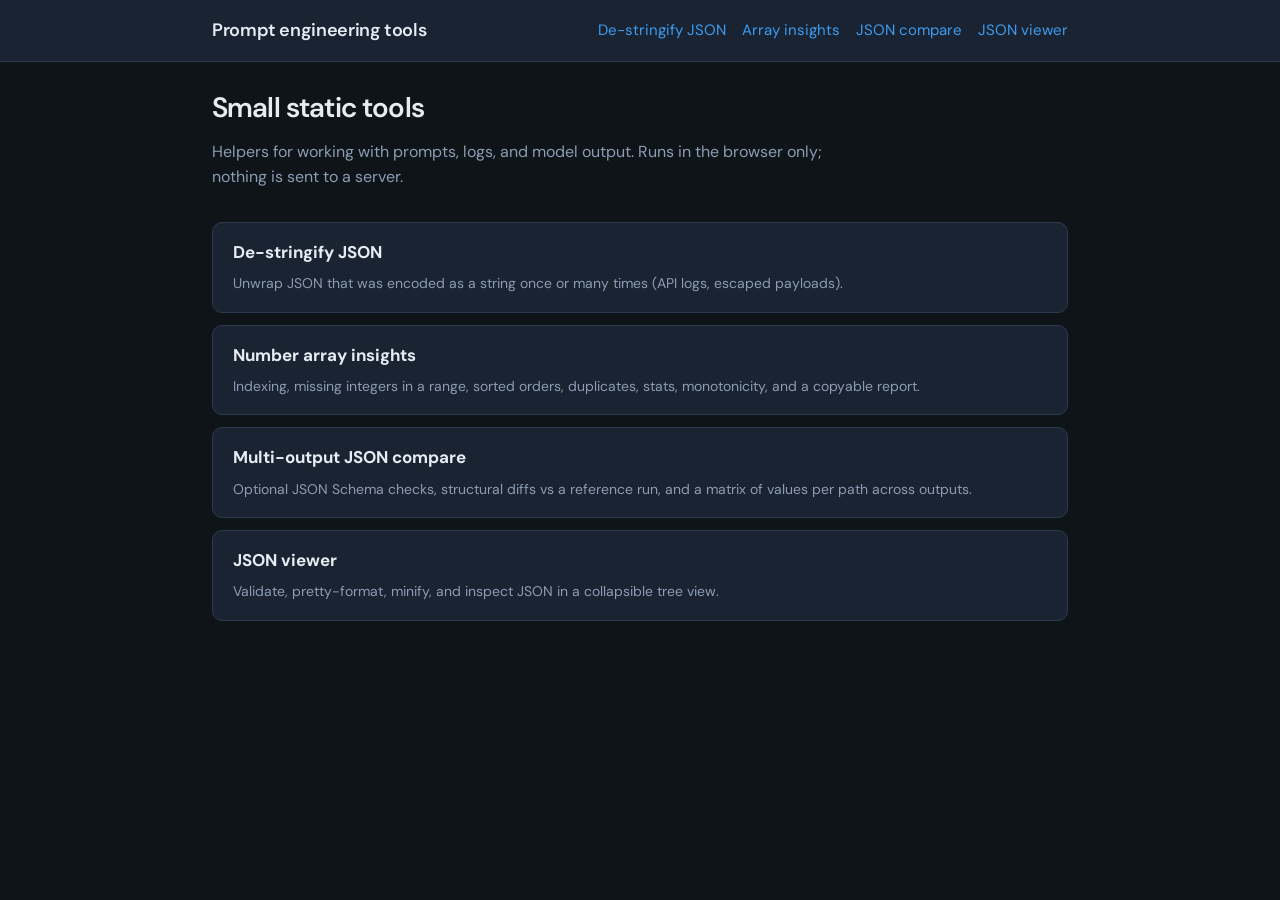
<file: index.html>
<!DOCTYPE html>
<html lang="en">
  <head>
    <meta charset="utf-8" />
    <meta name="viewport" content="width=device-width, initial-scale=1" />
    <title>Prompt engineering tools</title>
    <link rel="preconnect" href="https://fonts.googleapis.com" />
    <link rel="preconnect" href="https://fonts.gstatic.com" crossorigin />
    <link
      href="https://fonts.googleapis.com/css2?family=DM+Sans:ital,opsz,wght@0,9..40,400;0,9..40,600;1,9..40,400&family=JetBrains+Mono:wght@400;500&display=swap"
      rel="stylesheet"
    />
    <link rel="stylesheet" href="assets/styles.css" />
  </head>
  <body>
    <header class="site-header">
      <div class="site-header__inner">
        <p class="site-title"><a href="./">Prompt engineering tools</a></p>
        <nav class="nav-tools" aria-label="Tools">
          <a href="tools/de-stringify-json.html">De-stringify JSON</a>
          <a href="tools/array-insights.html">Array insights</a>
          <a href="tools/json-outputs-compare.html">JSON compare</a>
          <a href="tools/json-viewer.html">JSON viewer</a>
        </nav>
      </div>
    </header>
    <main>
      <div class="hero">
        <h1>Small static tools</h1>
        <p>
          Helpers for working with prompts, logs, and model output. Runs in the
          browser only; nothing is sent to a server.
        </p>
      </div>
      <ul class="tool-list">
        <li>
          <a class="tool-card" href="tools/de-stringify-json.html">
            <strong>De-stringify JSON</strong>
            <span
              >Unwrap JSON that was encoded as a string once or many times (API
              logs, escaped payloads).</span
            >
          </a>
        </li>
        <li>
          <a class="tool-card" href="tools/array-insights.html">
            <strong>Number array insights</strong>
            <span
              >Indexing, missing integers in a range, sorted orders, duplicates, stats,
              monotonicity, and a copyable report.</span
            >
          </a>
        </li>
        <li>
          <a class="tool-card" href="tools/json-outputs-compare.html">
            <strong>Multi-output JSON compare</strong>
            <span
              >Optional JSON Schema checks, structural diffs vs a reference run, and a
              matrix of values per path across outputs.</span
            >
          </a>
        </li>
        <li>
          <a class="tool-card" href="tools/json-viewer.html">
            <strong>JSON viewer</strong>
            <span
              >Validate, pretty-format, minify, and inspect JSON in a collapsible tree
              view.</span
            >
          </a>
        </li>
      </ul>
    </main>
  </body>
</html>
</file>
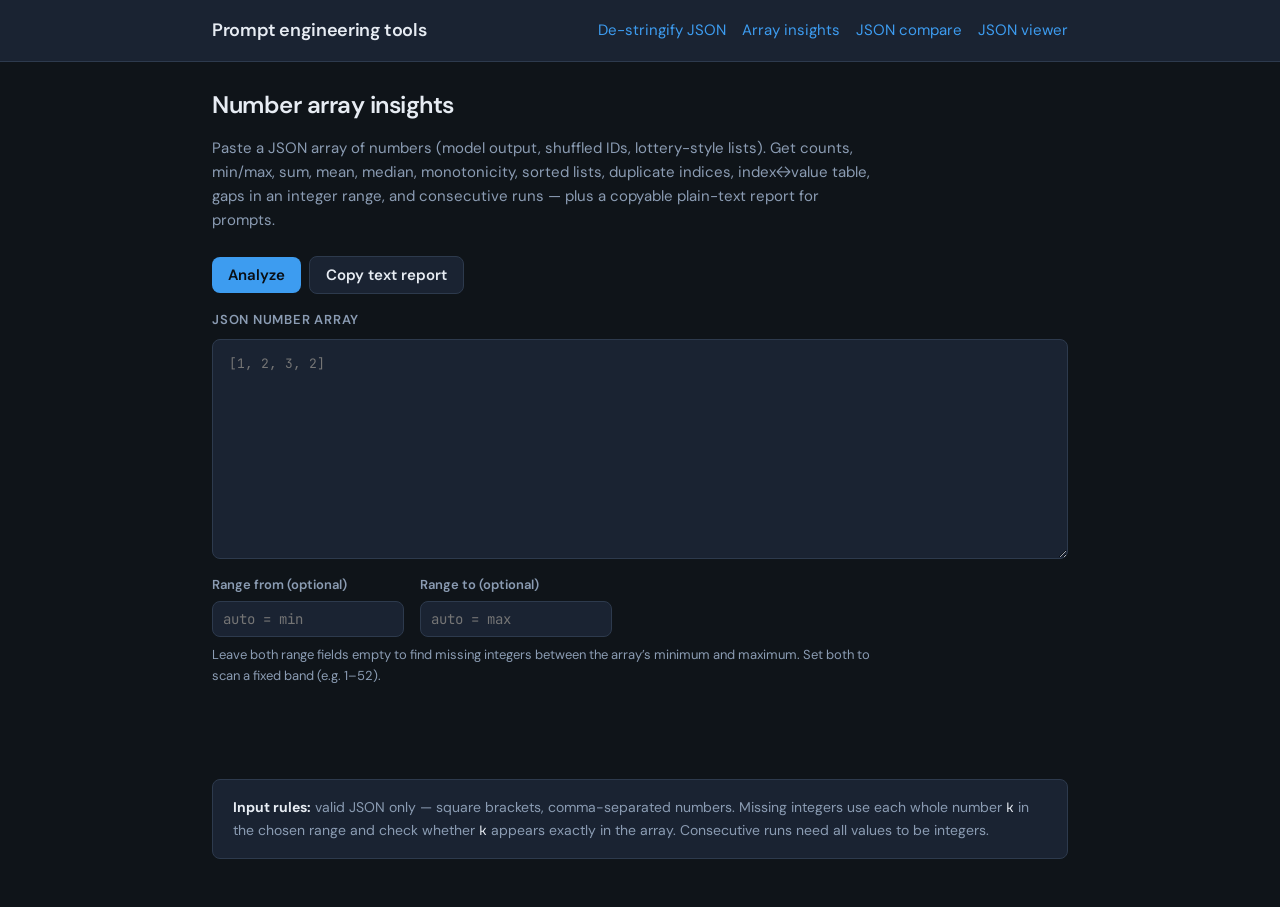
<file: tools/array-insights.html>
<!DOCTYPE html>
<html lang="en">
  <head>
    <meta charset="utf-8" />
    <meta name="viewport" content="width=device-width, initial-scale=1" />
    <title>Number array insights — Prompt engineering tools</title>
    <link rel="preconnect" href="https://fonts.googleapis.com" />
    <link rel="preconnect" href="https://fonts.gstatic.com" crossorigin />
    <link
      href="https://fonts.googleapis.com/css2?family=DM+Sans:ital,opsz,wght@0,9..40,400;0,9..40,600;1,9..40,400&family=JetBrains+Mono:wght@400;500&display=swap"
      rel="stylesheet"
    />
    <link rel="stylesheet" href="../assets/styles.css" />
  </head>
  <body>
    <header class="site-header">
      <div class="site-header__inner">
        <p class="site-title"><a href="../">Prompt engineering tools</a></p>
        <nav class="nav-tools" aria-label="Tools">
          <a href="./de-stringify-json.html">De-stringify JSON</a>
          <a href="./array-insights.html" aria-current="page">Array insights</a>
          <a href="./json-outputs-compare.html">JSON compare</a>
          <a href="./json-viewer.html">JSON viewer</a>
        </nav>
      </div>
    </header>
    <main class="tool-page">
      <h1>Number array insights</h1>
      <p class="lede">
        Paste a JSON array of numbers (model output, shuffled IDs, lottery-style lists). Get
        counts, min/max, sum, mean, median, monotonicity, sorted lists, duplicate indices,
        index↔value table, gaps in an integer range, and consecutive runs — plus a
        copyable plain-text report for prompts.
      </p>
      <div class="toolbar">
        <button type="button" id="run">Analyze</button>
        <button type="button" id="copy" class="secondary">Copy text report</button>
      </div>
      <div class="panel" style="margin-bottom: 1rem">
        <label for="input">JSON number array</label>
        <textarea
          id="input"
          spellcheck="false"
          placeholder="[1, 2, 3, 2]"
          rows="8"
        ></textarea>
      </div>
      <div class="range-row">
        <div class="field-inline">
          <label for="rangeFrom">Range from (optional)</label>
          <input type="number" id="rangeFrom" step="1" placeholder="auto = min" />
        </div>
        <div class="field-inline">
          <label for="rangeTo">Range to (optional)</label>
          <input type="number" id="rangeTo" step="1" placeholder="auto = max" />
        </div>
      </div>
      <p class="field-hint">
        Leave both range fields empty to find missing integers between the array’s minimum
        and maximum. Set both to scan a fixed band (e.g. 1–52).
      </p>
      <p id="status" class="status" role="status"></p>
      <div id="report" class="report" hidden></div>
      <div class="hint">
        <strong style="color: var(--text)">Input rules:</strong> valid JSON only — square
        brackets, comma-separated numbers. Missing integers use each whole number
        <code>k</code> in the chosen range and check whether <code>k</code> appears
        exactly in the array. Consecutive runs need all values to be integers.
      </div>
    </main>
    <script src="../assets/array-insights.js" type="module"></script>
  </body>
</html>
</file>
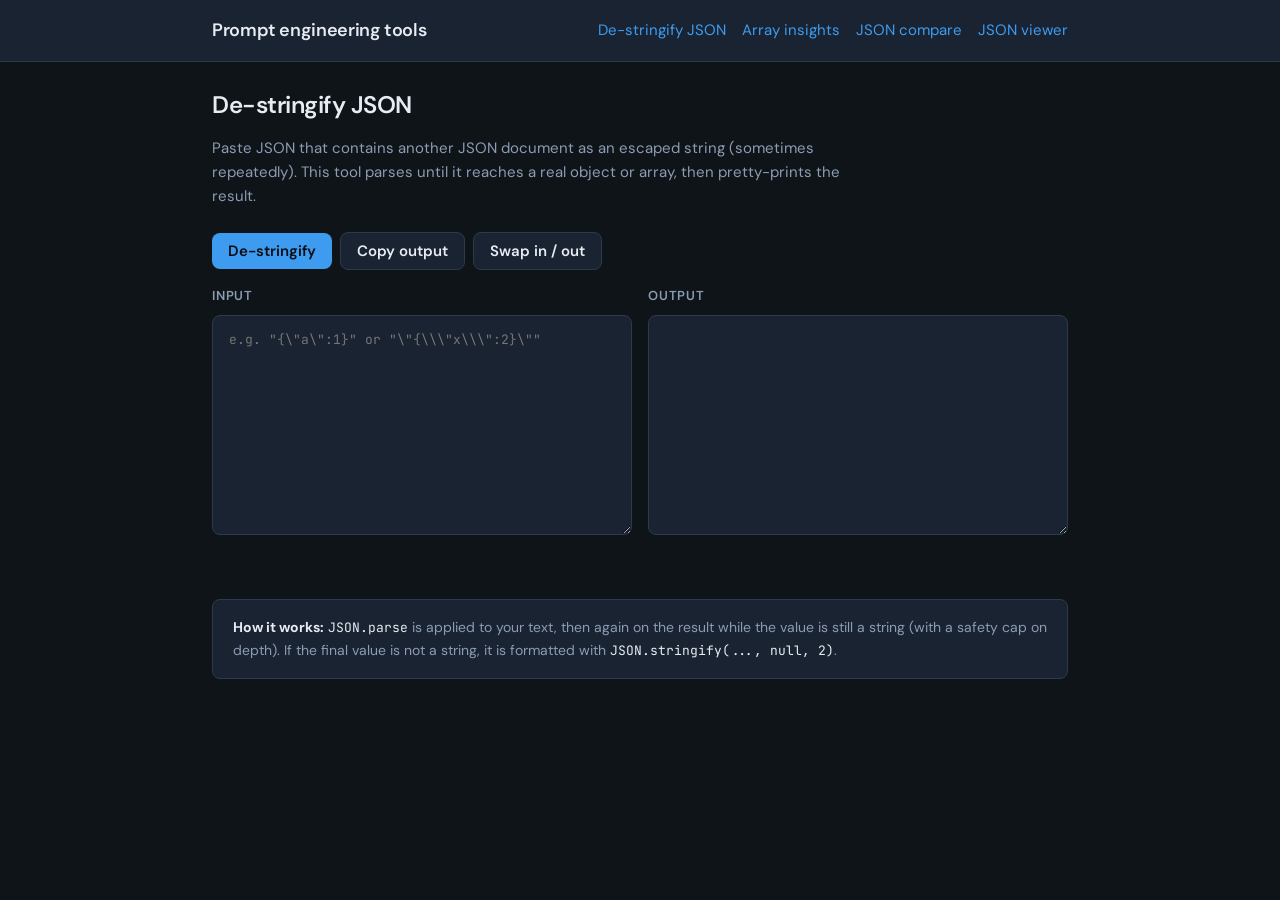
<file: tools/de-stringify-json.html>
<!DOCTYPE html>
<html lang="en">
  <head>
    <meta charset="utf-8" />
    <meta name="viewport" content="width=device-width, initial-scale=1" />
    <title>De-stringify JSON — Prompt engineering tools</title>
    <link rel="preconnect" href="https://fonts.googleapis.com" />
    <link rel="preconnect" href="https://fonts.gstatic.com" crossorigin />
    <link
      href="https://fonts.googleapis.com/css2?family=DM+Sans:ital,opsz,wght@0,9..40,400;0,9..40,600;1,9..40,400&family=JetBrains+Mono:wght@400;500&display=swap"
      rel="stylesheet"
    />
    <link rel="stylesheet" href="../assets/styles.css" />
  </head>
  <body>
    <header class="site-header">
      <div class="site-header__inner">
        <p class="site-title"><a href="../">Prompt engineering tools</a></p>
        <nav class="nav-tools" aria-label="Tools">
          <a href="./de-stringify-json.html" aria-current="page">De-stringify JSON</a>
          <a href="./array-insights.html">Array insights</a>
          <a href="./json-outputs-compare.html">JSON compare</a>
          <a href="./json-viewer.html">JSON viewer</a>
        </nav>
      </div>
    </header>
    <main class="tool-page">
      <h1>De-stringify JSON</h1>
      <p class="lede">
        Paste JSON that contains another JSON document as an escaped string (sometimes
        repeatedly). This tool parses until it reaches a real object or array, then
        pretty-prints the result.
      </p>
      <div class="toolbar">
        <button type="button" id="run">De-stringify</button>
        <button type="button" id="copy" class="secondary">Copy output</button>
        <button type="button" id="swap" class="secondary">Swap in / out</button>
      </div>
      <div class="panels">
        <div class="panel">
          <label for="input">Input</label>
          <textarea
            id="input"
            spellcheck="false"
            placeholder='e.g. "{\"a\":1}" or "\"{\\\"x\\\":2}\""'
          ></textarea>
        </div>
        <div class="panel">
          <label for="output">Output</label>
          <textarea id="output" readonly spellcheck="false" aria-live="polite"></textarea>
        </div>
      </div>
      <p id="status" class="status" role="status"></p>
      <div class="hint">
        <strong style="color: var(--text)">How it works:</strong>
        <code>JSON.parse</code> is applied to your text, then again on the result while
        the value is still a string (with a safety cap on depth). If the final value is
        not a string, it is formatted with <code>JSON.stringify(..., null, 2)</code>.
      </div>
    </main>
    <script src="../assets/de-stringify-json.js" type="module"></script>
  </body>
</html>
</file>
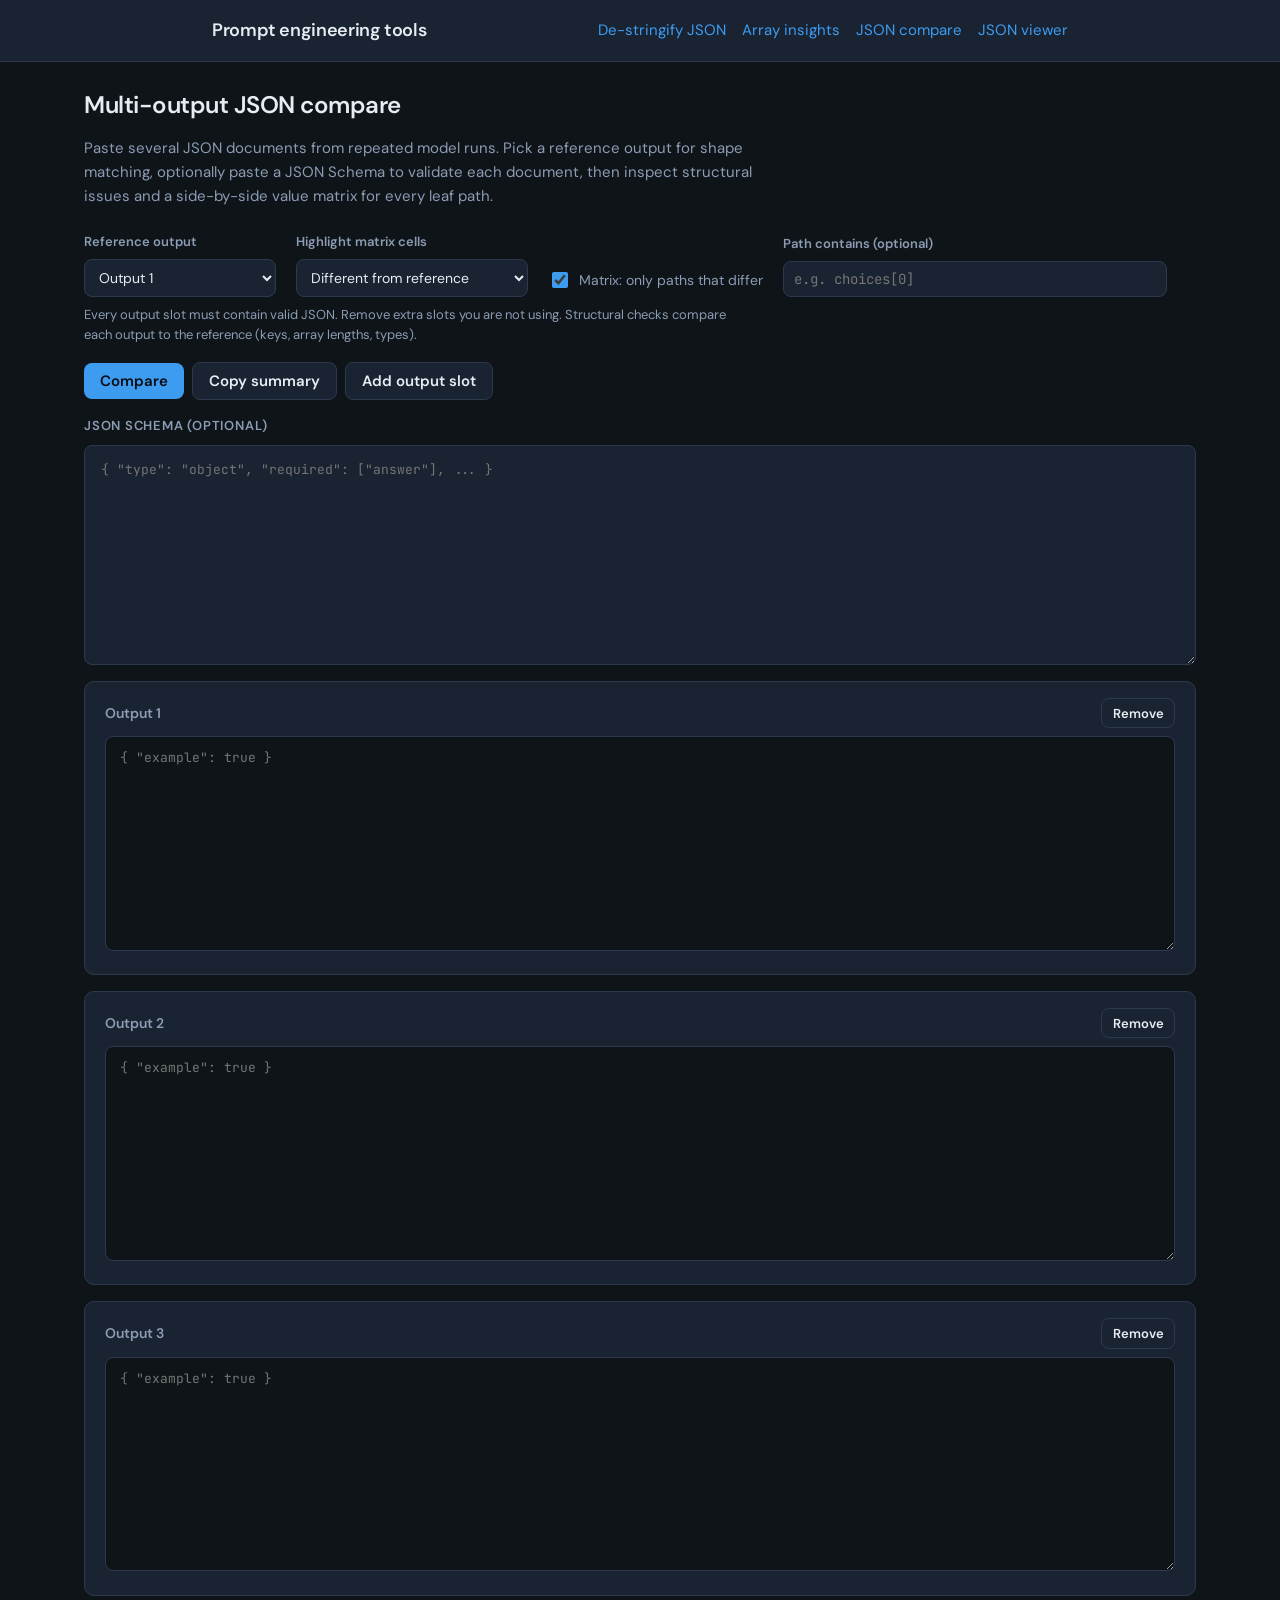
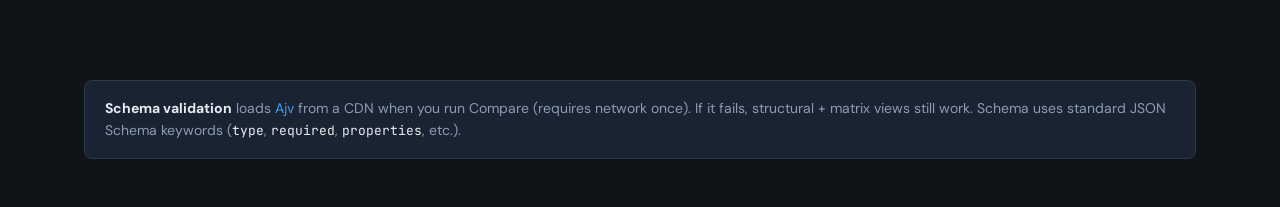
<file: tools/json-outputs-compare.html>
<!DOCTYPE html>
<html lang="en">
  <head>
    <meta charset="utf-8" />
    <meta name="viewport" content="width=device-width, initial-scale=1" />
    <title>Multi-output JSON compare — Prompt engineering tools</title>
    <link rel="preconnect" href="https://fonts.googleapis.com" />
    <link rel="preconnect" href="https://fonts.gstatic.com" crossorigin />
    <link
      href="https://fonts.googleapis.com/css2?family=DM+Sans:ital,opsz,wght@0,9..40,400;0,9..40,600;1,9..40,400&family=JetBrains+Mono:wght@400;500&display=swap"
      rel="stylesheet"
    />
    <link rel="stylesheet" href="../assets/styles.css" />
  </head>
  <body>
    <header class="site-header">
      <div class="site-header__inner">
        <p class="site-title"><a href="../">Prompt engineering tools</a></p>
        <nav class="nav-tools" aria-label="Tools">
          <a href="./de-stringify-json.html">De-stringify JSON</a>
          <a href="./array-insights.html">Array insights</a>
          <a href="./json-outputs-compare.html" aria-current="page">JSON compare</a>
          <a href="./json-viewer.html">JSON viewer</a>
        </nav>
      </div>
    </header>
    <main class="tool-page tool-page--wide">
      <h1>Multi-output JSON compare</h1>
      <p class="lede">
        Paste several JSON documents from repeated model runs. Pick a reference output for
        shape matching, optionally paste a JSON Schema to validate each document, then
        inspect structural issues and a side-by-side value matrix for every leaf path.
      </p>

      <div class="compare-controls">
        <div class="field-inline compare-field">
          <label for="reference">Reference output</label>
          <select id="reference" aria-describedby="ref-hint"></select>
        </div>
        <div class="field-inline compare-field">
          <label for="highlightMode">Highlight matrix cells</label>
          <select id="highlightMode">
            <option value="ref">Different from reference</option>
            <option value="row">Different from output 1 in row</option>
          </select>
        </div>
        <div class="checkbox-inline">
          <input type="checkbox" id="filterDiff" checked />
          <label for="filterDiff">Matrix: only paths that differ</label>
        </div>
        <div class="field-inline compare-field compare-field--grow">
          <label for="pathFilter">Path contains (optional)</label>
          <input type="text" id="pathFilter" placeholder="e.g. choices[0]" autocomplete="off" />
        </div>
      </div>
      <p id="ref-hint" class="field-hint" style="margin-top: 0">
        Every output slot must contain valid JSON. Remove extra slots you are not using.
        Structural checks compare each output to the reference (keys, array lengths, types).
      </p>

      <div class="toolbar">
        <button type="button" id="run">Compare</button>
        <button type="button" id="copy" class="secondary">Copy summary</button>
        <button type="button" id="add-output" class="secondary">Add output slot</button>
      </div>

      <div class="panel" style="margin-bottom: 1rem">
        <label for="schema">JSON Schema (optional)</label>
        <textarea id="schema" spellcheck="false" rows="6" placeholder='{ "type": "object", "required": ["answer"], ... }'></textarea>
      </div>

      <div id="output-list" class="output-list"></div>

      <p id="status" class="status" role="status"></p>
      <div id="report" class="report" hidden></div>

      <div class="hint">
        <strong style="color: var(--text)">Schema validation</strong> loads
        <a href="https://ajv.js.org/">Ajv</a> from a CDN when you run Compare (requires
        network once). If it fails, structural + matrix views still work. Schema uses
        standard JSON Schema keywords (<code>type</code>, <code>required</code>,
        <code>properties</code>, etc.).
      </div>
    </main>
    <script src="../assets/json-outputs-compare.js" type="module"></script>
  </body>
</html>
</file>
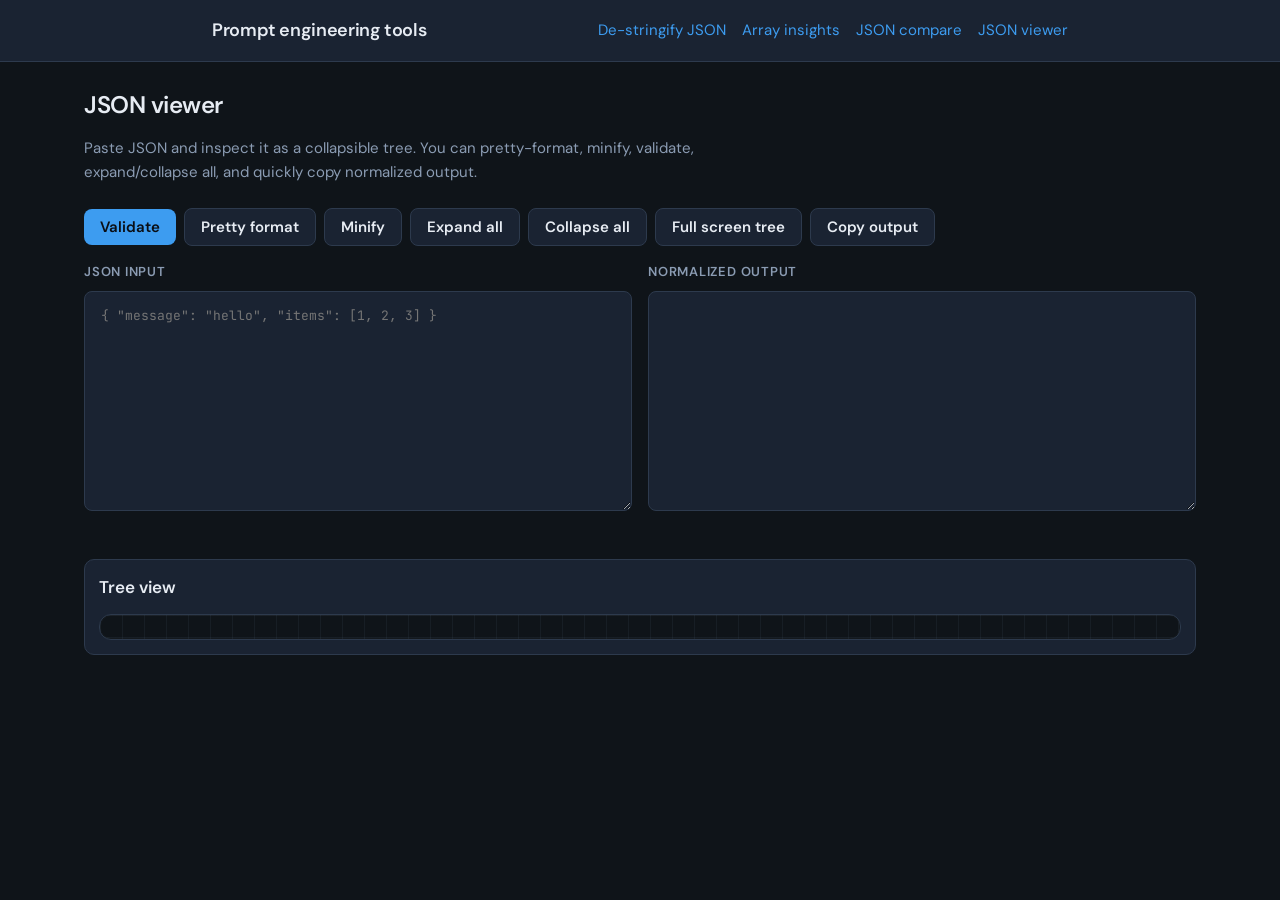
<file: tools/json-viewer.html>
<!DOCTYPE html>
<html lang="en">
  <head>
    <meta charset="utf-8" />
    <meta name="viewport" content="width=device-width, initial-scale=1" />
    <title>JSON viewer — Prompt engineering tools</title>
    <link rel="preconnect" href="https://fonts.googleapis.com" />
    <link rel="preconnect" href="https://fonts.gstatic.com" crossorigin />
    <link
      href="https://fonts.googleapis.com/css2?family=DM+Sans:ital,opsz,wght@0,9..40,400;0,9..40,600;1,9..40,400&family=JetBrains+Mono:wght@400;500&display=swap"
      rel="stylesheet"
    />
    <link rel="stylesheet" href="../assets/styles.css" />
  </head>
  <body>
    <header class="site-header">
      <div class="site-header__inner">
        <p class="site-title"><a href="../">Prompt engineering tools</a></p>
        <nav class="nav-tools" aria-label="Tools">
          <a href="./de-stringify-json.html">De-stringify JSON</a>
          <a href="./array-insights.html">Array insights</a>
          <a href="./json-outputs-compare.html">JSON compare</a>
          <a href="./json-viewer.html" aria-current="page">JSON viewer</a>
        </nav>
      </div>
    </header>
    <main class="tool-page tool-page--wide">
      <h1>JSON viewer</h1>
      <p class="lede">
        Paste JSON and inspect it as a collapsible tree. You can pretty-format,
        minify, validate, expand/collapse all, and quickly copy normalized output.
      </p>
      <div class="toolbar">
        <button type="button" id="validate">Validate</button>
        <button type="button" id="format" class="secondary">Pretty format</button>
        <button type="button" id="minify" class="secondary">Minify</button>
        <button type="button" id="expand" class="secondary">Expand all</button>
        <button type="button" id="collapse" class="secondary">Collapse all</button>
        <button type="button" id="fullscreen" class="secondary">Full screen tree</button>
        <button type="button" id="copy" class="secondary">Copy output</button>
      </div>
      <div class="panels">
        <div class="panel">
          <label for="input">JSON input</label>
          <textarea
            id="input"
            spellcheck="false"
            placeholder='{ "message": "hello", "items": [1, 2, 3] }'
          ></textarea>
        </div>
        <div class="panel">
          <label for="normalized">Normalized output</label>
          <textarea id="normalized" readonly spellcheck="false"></textarea>
        </div>
      </div>
      <p id="status" class="status" role="status"></p>
      <section class="report-block viewer-block" id="tree-panel">
        <h2>Tree view</h2>
        <div id="tree" class="json-tree" aria-live="polite"></div>
      </section>
    </main>
    <script src="../assets/json-viewer.js" type="module"></script>
  </body>
</html>
</file>
<file: assets/styles.css>
:root {
  --bg: #0f1419;
  --surface: #1a2332;
  --border: #2d3a4d;
  --text: #e7ecf3;
  --muted: #8b9cb3;
  --accent: #3d9cf0;
  --accent-hover: #5eb0f5;
  --error: #f07178;
  --success: #7fd99a;
  --font: "DM Sans", system-ui, sans-serif;
  --mono: "JetBrains Mono", "Consolas", monospace;
}

*,
*::before,
*::after {
  box-sizing: border-box;
}

html {
  font-size: 16px;
  -webkit-font-smoothing: antialiased;
}

body {
  margin: 0;
  min-height: 100vh;
  font-family: var(--font);
  background: var(--bg);
  color: var(--text);
  line-height: 1.6;
}

a {
  color: var(--accent);
  text-decoration: none;
}

a:hover {
  color: var(--accent-hover);
  text-decoration: underline;
}

.site-header {
  border-bottom: 1px solid var(--border);
  background: var(--surface);
}

.site-header__inner {
  max-width: 56rem;
  margin: 0 auto;
  padding: 1rem 1.25rem;
  display: flex;
  align-items: center;
  justify-content: space-between;
  gap: 1rem;
  flex-wrap: wrap;
}

.site-title {
  margin: 0;
  font-size: 1.125rem;
  font-weight: 600;
  letter-spacing: -0.02em;
}

.site-title a {
  color: var(--text);
  text-decoration: none;
}

.site-title a:hover {
  color: var(--accent);
}

.nav-tools {
  display: flex;
  gap: 1rem;
  font-size: 0.9375rem;
}

main {
  max-width: 56rem;
  margin: 0 auto;
  padding: 1.5rem 1.25rem 3rem;
}

.hero {
  margin-bottom: 2rem;
}

.hero h1 {
  margin: 0 0 0.5rem;
  font-size: 1.75rem;
  font-weight: 600;
  letter-spacing: -0.03em;
}

.hero p {
  margin: 0;
  color: var(--muted);
  max-width: 40rem;
}

.tool-list {
  list-style: none;
  margin: 0;
  padding: 0;
  display: grid;
  gap: 0.75rem;
}

.tool-card {
  display: block;
  padding: 1rem 1.25rem;
  background: var(--surface);
  border: 1px solid var(--border);
  border-radius: 10px;
  color: var(--text);
  text-decoration: none;
  transition: border-color 0.15s ease, background 0.15s ease;
}

.tool-card:hover {
  border-color: var(--accent);
  background: #1f2a3d;
  text-decoration: none;
  color: var(--text);
}

.tool-card strong {
  display: block;
  font-size: 1.0625rem;
  margin-bottom: 0.25rem;
}

.tool-card span {
  font-size: 0.875rem;
  color: var(--muted);
}

.tool-page h1 {
  margin: 0 0 0.75rem;
  font-size: 1.5rem;
  font-weight: 600;
  letter-spacing: -0.02em;
}

.lede {
  margin: 0 0 1.5rem;
  color: var(--muted);
  font-size: 0.9375rem;
  max-width: 42rem;
}

.panels {
  display: grid;
  gap: 1rem;
}

@media (min-width: 768px) {
  .panels {
    grid-template-columns: 1fr 1fr;
  }
}

.panel {
  display: flex;
  flex-direction: column;
  gap: 0.5rem;
}

.panel label {
  font-size: 0.8125rem;
  font-weight: 600;
  text-transform: uppercase;
  letter-spacing: 0.06em;
  color: var(--muted);
}

textarea {
  width: 100%;
  min-height: 220px;
  padding: 0.875rem 1rem;
  font-family: var(--mono);
  font-size: 0.8125rem;
  line-height: 1.5;
  color: var(--text);
  background: var(--surface);
  border: 1px solid var(--border);
  border-radius: 8px;
  resize: vertical;
}

textarea:focus {
  outline: none;
  border-color: var(--accent);
  box-shadow: 0 0 0 2px rgba(61, 156, 240, 0.2);
}

.toolbar {
  display: flex;
  flex-wrap: wrap;
  gap: 0.5rem;
  align-items: center;
  margin-bottom: 1rem;
}

button {
  font-family: var(--font);
  font-size: 0.9375rem;
  font-weight: 600;
  padding: 0.5rem 1rem;
  border-radius: 8px;
  border: none;
  cursor: pointer;
  background: var(--accent);
  color: #0a0e14;
}

button:hover {
  background: var(--accent-hover);
}

button.secondary {
  background: var(--surface);
  color: var(--text);
  border: 1px solid var(--border);
}

button.secondary:hover {
  border-color: var(--muted);
  background: #243044;
}

.status {
  min-height: 1.5rem;
  font-size: 0.875rem;
  margin-top: 0.5rem;
}

.status--ok {
  color: var(--success);
}

.status--err {
  color: var(--error);
}

.hint {
  margin-top: 2rem;
  padding: 1rem 1.25rem;
  background: var(--surface);
  border: 1px solid var(--border);
  border-radius: 8px;
  font-size: 0.875rem;
  color: var(--muted);
}

.hint code {
  font-family: var(--mono);
  font-size: 0.8125rem;
  color: var(--text);
}

.range-row {
  display: flex;
  flex-wrap: wrap;
  gap: 1rem;
  margin-bottom: 0.5rem;
}

.field-inline {
  display: flex;
  flex-direction: column;
  gap: 0.35rem;
  min-width: 10rem;
}

.field-inline label {
  font-size: 0.8125rem;
  font-weight: 600;
  color: var(--muted);
}

.field-inline input[type="number"] {
  font-family: var(--mono);
  font-size: 0.875rem;
  padding: 0.5rem 0.65rem;
  border-radius: 8px;
  border: 1px solid var(--border);
  background: var(--surface);
  color: var(--text);
  max-width: 12rem;
}

.field-inline input[type="number"]:focus {
  outline: none;
  border-color: var(--accent);
  box-shadow: 0 0 0 2px rgba(61, 156, 240, 0.2);
}

.field-hint {
  margin: 0 0 1rem;
  font-size: 0.8125rem;
  color: var(--muted);
  max-width: 42rem;
}

.report {
  margin-top: 1.25rem;
  display: flex;
  flex-direction: column;
  gap: 1.25rem;
}

.report-block {
  padding: 1rem 1.25rem;
  background: var(--surface);
  border: 1px solid var(--border);
  border-radius: 10px;
}

.report-block h2 {
  margin: 0 0 0.75rem;
  font-size: 1.0625rem;
  font-weight: 600;
}

.report-h3 {
  margin: 1rem 0 0.4rem;
  font-size: 0.875rem;
  font-weight: 600;
  color: var(--muted);
  text-transform: uppercase;
  letter-spacing: 0.04em;
}

.report-block .report-h3:first-of-type {
  margin-top: 0;
}

.report-muted {
  margin: 0 0 0.5rem;
  font-size: 0.875rem;
  color: var(--muted);
}

.report-lead {
  margin: 0 0 0.5rem;
  font-size: 0.9375rem;
}

.report-pre {
  margin: 0;
  padding: 0.75rem 1rem;
  font-family: var(--mono);
  font-size: 0.8125rem;
  line-height: 1.5;
  background: var(--bg);
  border-radius: 8px;
  overflow-x: auto;
  white-space: pre-wrap;
  word-break: break-word;
}

.data-table {
  width: 100%;
  border-collapse: collapse;
  font-size: 0.875rem;
}

.data-table th,
.data-table td {
  text-align: left;
  padding: 0.45rem 0.65rem;
  border-bottom: 1px solid var(--border);
  vertical-align: top;
}

.data-table thead th {
  font-size: 0.75rem;
  text-transform: uppercase;
  letter-spacing: 0.05em;
  color: var(--muted);
  border-bottom-width: 2px;
}

.data-table th[scope="row"] {
  width: 9rem;
  color: var(--muted);
  font-weight: 600;
}

.table-scroll {
  max-height: 18rem;
  overflow: auto;
  border-radius: 8px;
  border: 1px solid var(--border);
}

.table-scroll .data-table {
  margin: 0;
}

.table-scroll .data-table th,
.table-scroll .data-table td {
  border-bottom: 1px solid var(--border);
}

main.tool-page--wide {
  max-width: 72rem;
}

.compare-controls {
  display: flex;
  flex-wrap: wrap;
  gap: 1rem 1.25rem;
  align-items: flex-end;
  margin-bottom: 0.5rem;
}

.compare-field--grow {
  flex: 1 1 14rem;
  min-width: 10rem;
}

.compare-field input[type="text"] {
  font-family: var(--mono);
  font-size: 0.875rem;
  padding: 0.5rem 0.65rem;
  border-radius: 8px;
  border: 1px solid var(--border);
  background: var(--surface);
  color: var(--text);
  width: 100%;
  max-width: 24rem;
}

.compare-field select {
  font-family: var(--font);
  font-size: 0.875rem;
  padding: 0.5rem 0.65rem;
  border-radius: 8px;
  border: 1px solid var(--border);
  background: var(--surface);
  color: var(--text);
  min-width: 12rem;
}

.checkbox-inline {
  display: flex;
  align-items: center;
  gap: 0.5rem;
  font-size: 0.875rem;
  color: var(--muted);
  padding-bottom: 0.35rem;
}

.checkbox-inline input {
  width: 1rem;
  height: 1rem;
  accent-color: var(--accent);
}

.output-list {
  display: flex;
  flex-direction: column;
  gap: 1rem;
}

.output-slot {
  padding: 1rem 1.25rem;
  background: var(--surface);
  border: 1px solid var(--border);
  border-radius: 10px;
}

.output-slot__head {
  display: flex;
  align-items: center;
  justify-content: space-between;
  gap: 0.75rem;
  margin-bottom: 0.5rem;
}

.output-slot__label {
  font-size: 0.875rem;
  font-weight: 600;
  color: var(--muted);
}

.output-slot__remove {
  font-size: 0.8125rem;
  padding: 0.35rem 0.65rem;
}

.output-slot__ta {
  width: 100%;
  min-height: 8rem;
  padding: 0.75rem 0.875rem;
  font-family: var(--mono);
  font-size: 0.8125rem;
  line-height: 1.45;
  color: var(--text);
  background: var(--bg);
  border: 1px solid var(--border);
  border-radius: 8px;
  resize: vertical;
}

.output-slot__ta:focus {
  outline: none;
  border-color: var(--accent);
  box-shadow: 0 0 0 2px rgba(61, 156, 240, 0.2);
}

.matrix-wrap {
  overflow: auto;
  max-height: min(70vh, 36rem);
  border-radius: 8px;
  border: 1px solid var(--border);
  background: var(--bg);
}

.matrix {
  width: max-content;
  min-width: 100%;
  border-collapse: separate;
  border-spacing: 0;
  font-size: 0.8125rem;
  font-family: var(--mono);
}

.matrix thead th {
  position: sticky;
  top: 0;
  z-index: 2;
  background: #243044;
  border-bottom: 2px solid var(--border);
  padding: 0.5rem 0.65rem;
  text-align: left;
  font-weight: 600;
  white-space: nowrap;
}

.matrix-path-head,
.matrix-path {
  position: sticky;
  left: 0;
  z-index: 3;
  background: #1e2838;
  border-right: 2px solid var(--border);
  max-width: 14rem;
  overflow: hidden;
  text-overflow: ellipsis;
  white-space: nowrap;
}

.matrix thead .matrix-path-head {
  z-index: 4;
  background: #243044;
}

.matrix td,
.matrix tbody th {
  padding: 0.4rem 0.55rem;
  border-bottom: 1px solid var(--border);
  vertical-align: top;
  white-space: nowrap;
  max-width: 18rem;
  overflow: hidden;
  text-overflow: ellipsis;
}

.matrix-cell {
  background: var(--bg);
}

.matrix-cell--diff {
  background: rgba(240, 113, 120, 0.12);
  box-shadow: inset 0 0 0 1px rgba(240, 113, 120, 0.25);
}

.matrix-row--diff .matrix-path {
  background: rgba(240, 113, 120, 0.08);
}

.matrix-col-head {
  font-size: 0.75rem;
  text-transform: uppercase;
  letter-spacing: 0.04em;
  color: var(--muted);
}

.cell-ok {
  color: var(--success);
  font-weight: 600;
}

.cell-bad {
  color: var(--error);
  font-weight: 600;
}

.schema-err-pre {
  margin: 0;
  font-family: var(--mono);
  font-size: 0.75rem;
  line-height: 1.45;
  white-space: pre-wrap;
  word-break: break-word;
  max-height: 12rem;
  overflow: auto;
}

.viewer-block {
  margin-top: 1rem;
  padding: 0.9rem;
}

.viewer-block h2 {
  display: flex;
  align-items: center;
  justify-content: space-between;
  gap: 0.6rem;
}

.json-tree {
  border: 1px solid var(--border);
  border-radius: 12px;
  background:
    linear-gradient(rgba(130, 156, 200, 0.07) 1px, transparent 1px) 0 0 / 22px 22px,
    linear-gradient(90deg, rgba(130, 156, 200, 0.07) 1px, transparent 1px) 0 0 / 22px 22px,
    var(--bg);
  padding: 0.75rem;
  max-height: min(70vh, 34rem);
  overflow: auto;
  font-family: var(--mono);
  font-size: clamp(0.76rem, 0.72rem + 0.15vw, 0.84rem);
  line-height: 1.45;
  box-shadow: inset 0 0 0 1px rgba(255, 255, 255, 0.02);
}

.viewer-block:fullscreen {
  margin: 0;
  border-radius: 0;
  border: none;
  background: var(--bg);
  padding: 0.9rem;
  display: flex;
  flex-direction: column;
  height: 100vh;
}

.viewer-block:fullscreen .json-tree {
  height: 100%;
  max-height: none;
}

.json-node {
  margin: 0.25rem 0;
  border: 1px solid rgba(136, 168, 218, 0.2);
  border-radius: 10px;
  background: rgba(26, 35, 50, 0.82);
}

.json-summary {
  cursor: pointer;
  color: var(--text);
  user-select: none;
  display: flex;
  align-items: center;
  gap: 0.45rem;
  padding: 0.35rem 0.5rem;
  border-radius: 10px;
}

.json-summary::marker {
  color: var(--muted);
}

.json-summary__type {
  color: #8fb2ff;
  font-weight: 600;
}

.json-summary__count {
  display: inline-flex;
  align-items: center;
  justify-content: center;
  min-width: 1.5rem;
  height: 1.1rem;
  padding: 0 0.35rem;
  border-radius: 999px;
  background: rgba(61, 156, 240, 0.2);
  color: #b9d7ff;
  font-size: 0.7rem;
}

.json-summary__preview {
  color: var(--muted);
  white-space: nowrap;
  overflow: hidden;
  text-overflow: ellipsis;
}

.json-children {
  margin-left: 0.8rem;
  padding: 0.15rem 0.35rem 0.45rem 0.35rem;
  border-left: 1px dashed rgba(136, 168, 218, 0.25);
}

.json-row {
  display: grid;
  grid-template-columns: minmax(6rem, 12rem) 1fr;
  align-items: flex-start;
  gap: 0.55rem;
  margin: 0.25rem 0;
  position: relative;
}

.json-row::before {
  content: "";
  position: absolute;
  left: -0.35rem;
  top: 0.75rem;
  width: 0.35rem;
  border-top: 1px dashed rgba(136, 168, 218, 0.25);
}

.json-key {
  color: #a6c5ff;
  padding: 0.12rem 0.4rem;
  border-radius: 6px;
  background: rgba(61, 156, 240, 0.14);
  word-break: break-word;
}

.json-value,
.json-leaf {
  color: #dce5f2;
  white-space: pre-wrap;
  word-break: break-word;
  padding: 0.12rem 0.4rem;
  border-radius: 6px;
  background: rgba(255, 255, 255, 0.03);
}

.json-value--string {
  color: #9ad9a0;
}

.json-value--number {
  color: #ffd48a;
}

.json-value--boolean {
  color: #a6b4ff;
}

.json-value--null {
  color: #f5a2aa;
}

@media (max-width: 720px) {
  .json-row {
    grid-template-columns: 1fr;
    gap: 0.25rem;
  }

  .json-row::before {
    display: none;
  }

  .json-children {
    margin-left: 0.45rem;
    padding-left: 0.45rem;
  }
}
</file>
